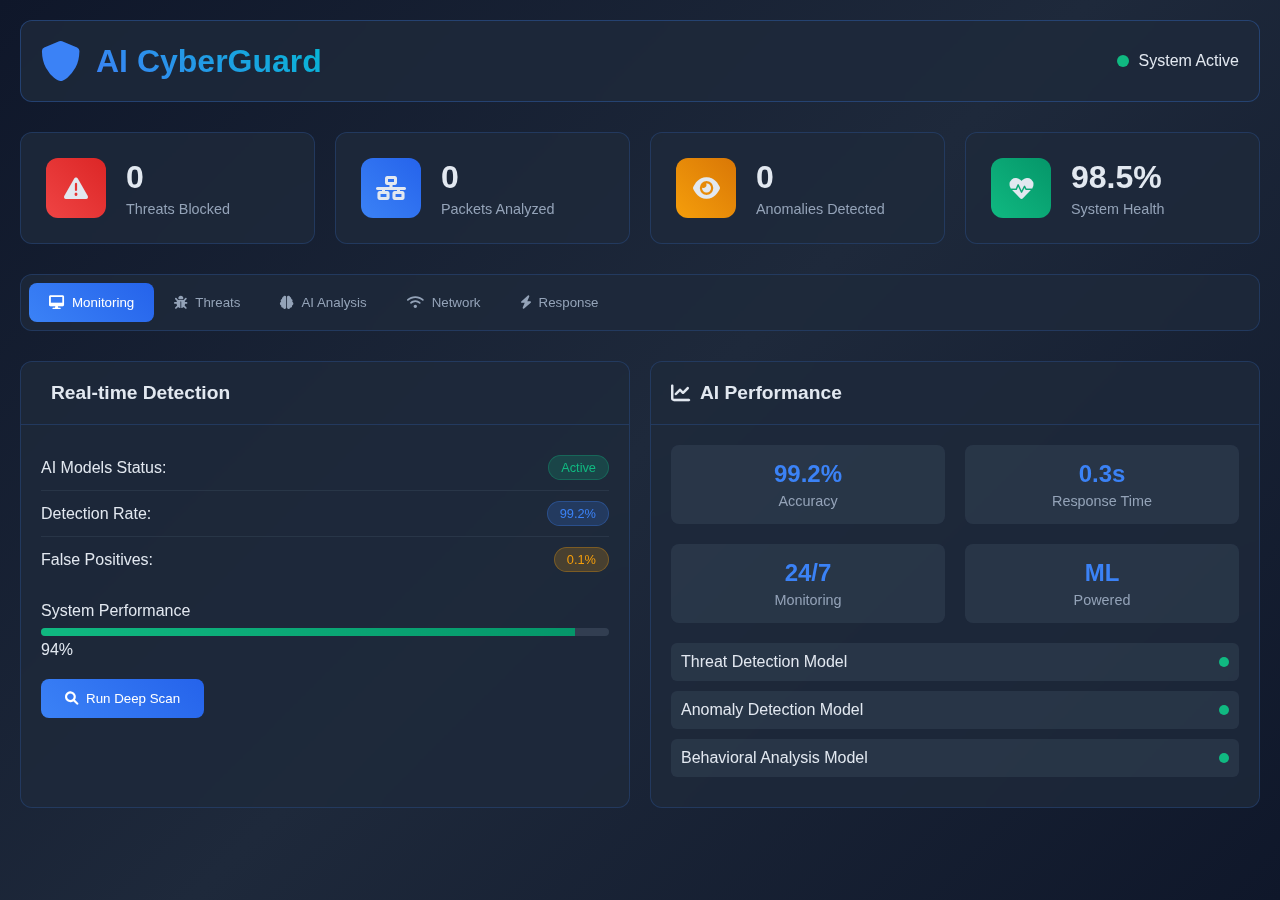
<file: main.html>
<!DOCTYPE html>
<html lang="en">
<head>
    <meta charset="UTF-8">
    <meta name="viewport" content="width=device-width, initial-scale=1.0">
    <title>AI-Driven Cybersecurity Solutions</title>
    <link href="https://cdnjs.cloudflare.com/ajax/libs/font-awesome/6.0.0/css/all.min.css" rel="stylesheet">
    <link href="styles.css" rel="stylesheet">
</head>
<body>
    <div class="container">
        <!-- Header -->
        <header class="header">
            <div class="header-content">
                <div class="logo">
                    <i class="fas fa-shield-alt"></i>
                    <h1>AI CyberGuard</h1>
                </div>
                <div class="status-indicator">
                    <span class="status-dot active"></span>
                    <span>System Active</span>
                </div>
            </div>
        </header>

        <!-- Real-time Stats Dashboard -->
        <section class="stats-dashboard">
            <div class="stat-card">
                <div class="stat-icon threats">
                    <i class="fas fa-exclamation-triangle"></i>
                </div>
                <div class="stat-info">
                    <h3 id="threats-blocked">0</h3>
                    <p>Threats Blocked</p>
                </div>
            </div>
            <div class="stat-card">
                <div class="stat-icon packets">
                    <i class="fas fa-network-wired"></i>
                </div>
                <div class="stat-info">
                    <h3 id="packets-analyzed">0</h3>
                    <p>Packets Analyzed</p>
                </div>
            </div>
            <div class="stat-card">
                <div class="stat-icon anomalies">
                    <i class="fas fa-eye"></i>
                </div>
                <div class="stat-info">
                    <h3 id="anomalies-detected">0</h3>
                    <p>Anomalies Detected</p>
                </div>
            </div>
            <div class="stat-card">
                <div class="stat-icon health">
                    <i class="fas fa-heartbeat"></i>
                </div>
                <div class="stat-info">
                    <h3 id="system-health">98.5%</h3>
                    <p>System Health</p>
                </div>
            </div>
        </section>

        <!-- Navigation Tabs -->
        <nav class="nav-tabs">
            <button class="tab-btn active" data-tab="monitoring">
                <i class="fas fa-desktop"></i> Monitoring
            </button>
            <button class="tab-btn" data-tab="threats">
                <i class="fas fa-bug"></i> Threats
            </button>
            <button class="tab-btn" data-tab="analysis">
                <i class="fas fa-brain"></i> AI Analysis
            </button>
            <button class="tab-btn" data-tab="network">
                <i class="fas fa-wifi"></i> Network
            </button>
            <button class="tab-btn" data-tab="response">
                <i class="fas fa-bolt"></i> Response
            </button>
        </nav>

        <!-- Tab Content -->
        <main class="tab-content">
            <!-- Monitoring Tab -->
            <div id="monitoring" class="tab-pane active">
                <div class="grid-2">
                    <div class="card">
                        <div class="card-header">
                            <h3><i class="fas fa-radar"></i> Real-time Detection</h3>
                        </div>
                        <div class="card-body">
                            <div class="detection-status">
                                <div class="status-item">
                                    <span>AI Models Status:</span>
                                    <span class="badge success">Active</span>
                                </div>
                                <div class="status-item">
                                    <span>Detection Rate:</span>
                                    <span class="badge info">99.2%</span>
                                </div>
                                <div class="status-item">
                                    <span>False Positives:</span>
                                    <span class="badge warning">0.1%</span>
                                </div>
                            </div>
                            <div class="progress-container">
                                <label>System Performance</label>
                                <div class="progress-bar">
                                    <div class="progress-fill" style="width: 94%"></div>
                                </div>
                                <span>94%</span>
                            </div>
                            <button class="btn primary" onclick="runDeepScan()">
                                <i class="fas fa-search"></i> Run Deep Scan
                            </button>
                        </div>
                    </div>

                    <div class="card">
                        <div class="card-header">
                            <h3><i class="fas fa-chart-line"></i> AI Performance</h3>
                        </div>
                        <div class="card-body">
                            <div class="metric-grid">
                                <div class="metric">
                                    <h4>99.2%</h4>
                                    <p>Accuracy</p>
                                </div>
                                <div class="metric">
                                    <h4>0.3s</h4>
                                    <p>Response Time</p>
                                </div>
                                <div class="metric">
                                    <h4>24/7</h4>
                                    <p>Monitoring</p>
                                </div>
                                <div class="metric">
                                    <h4>ML</h4>
                                    <p>Powered</p>
                                </div>
                            </div>
                            <div class="ai-status">
                                <div class="ai-model">
                                    <span>Threat Detection Model</span>
                                    <div class="model-status active"></div>
                                </div>
                                <div class="ai-model">
                                    <span>Anomaly Detection Model</span>
                                    <div class="model-status active"></div>
                                </div>
                                <div class="ai-model">
                                    <span>Behavioral Analysis Model</span>
                                    <div class="model-status active"></div>
                                </div>
                            </div>
                        </div>
                    </div>
                </div>

                <div class="card" id="scan-results" style="display: none;">
                    <div class="card-header">
                        <h3><i class="fas fa-clipboard-list"></i> Latest Scan Results</h3>
                    </div>
                    <div class="card-body">
                        <div class="scan-grid">
                            <div class="scan-metric">
                                <h4 id="scan-packets">0</h4>
                                <p>Packets Scanned</p>
                            </div>
                            <div class="scan-metric">
                                <h4 id="scan-threats">0</h4>
                                <p>Threats Found</p>
                            </div>
                            <div class="scan-metric">
                                <h4 id="scan-anomalies">0</h4>
                                <p>Anomalies</p>
                            </div>
                            <div class="scan-metric">
                                <h4 id="scan-clean">0%</h4>
                                <p>Clean Traffic</p>
                            </div>
                        </div>
                    </div>
                </div>
            </div>

            <!-- Threats Tab -->
            <div id="threats" class="tab-pane">
                <div class="card">
                    <div class="card-header">
                        <h3><i class="fas fa-shield-virus"></i> Threat Detection Log</h3>
                        <button class="btn secondary" onclick="clearThreats()">Clear Log</button>
                    </div>
                    <div class="card-body">
                        <div id="threat-list" class="threat-list">
                            <div class="no-threats">
                                <i class="fas fa-shield-check"></i>
                                <p>No threats detected. System monitoring...</p>
                            </div>
                        </div>
                    </div>
                </div>
            </div>

            <!-- AI Analysis Tab -->
            <div id="analysis" class="tab-pane">
                <div class="grid-2">
                    <div class="card">
                        <div class="card-header">
                            <h3><i class="fas fa-user-check"></i> Behavioral Analysis</h3>
                        </div>
                        <div class="card-body">
                            <div class="behavior-analysis">
                                <div class="behavior-item">
                                    <span>Login Patterns</span>
                                    <span class="badge success">Normal</span>
                                </div>
                                <div class="behavior-item">
                                    <span>Access Frequency</span>
                                    <span class="badge warning">Monitoring</span>
                                </div>
                                <div class="behavior-item">
                                    <span>Geographic Location</span>
                                    <span class="badge success">Expected</span>
                                </div>
                                <div class="behavior-item">
                                    <span>Device Fingerprint</span>
                                    <span class="badge info">Verified</span>
                                </div>
                            </div>
                            <button class="btn primary" onclick="runBehaviorAnalysis()">
                                <i class="fas fa-analytics"></i> Run Analysis
                            </button>
                        </div>
                    </div>

                    <div class="card">
                        <div class="card-header">
                            <h3><i class="fas fa-virus"></i> Malware Detection</h3>
                        </div>
                        <div class="card-body">
                            <div class="upload-area" onclick="document.getElementById('file-input').click()">
                                <i class="fas fa-cloud-upload-alt"></i>
                                <p>Click to upload file for analysis</p>
                                <small>Supports .exe, .pdf, .doc, .zip files</small>
                                <input type="file" id="file-input" style="display: none;" onchange="analyzeFile(this)">
                            </div>
                            <div id="file-analysis-result" class="analysis-result" style="display: none;">
                                <div class="result-header">
                                    <i class="fas fa-file-alt"></i>
                                    <span id="analyzed-filename"></span>
                                </div>
                                <div class="result-details">
                                    <div class="result-item">
                                        <span>Classification:</span>
                                        <span id="file-classification" class="badge"></span>
                                    </div>
                                    <div class="result-item">
                                        <span>Confidence:</span>
                                        <span id="file-confidence"></span>
                                    </div>
                                    <div class="result-item">
                                        <span>Status:</span>
                                        <span id="file-status" class="badge"></span>
                                    </div>
                                </div>
                            </div>
                        </div>
                    </div>
                </div>
            </div>

            <!-- Network Tab -->
            <div id="network" class="tab-pane">
                <div class="card">
                    <div class="card-header">
                        <h3><i class="fas fa-network-wired"></i> Network Traffic Analysis</h3>
                    </div>
                    <div class="card-body">
                        <div class="network-stats">
                            <div class="network-metric">
                                <i class="fas fa-tachometer-alt"></i>
                                <div>
                                    <h4 id="network-throughput">2.4 GB/s</h4>
                                    <p>Current Throughput</p>
                                </div>
                            </div>
                            <div class="network-metric">
                                <i class="fas fa-users"></i>
                                <div>
                                    <h4 id="active-connections">1,247</h4>
                                    <p>Active Connections</p>
                                </div>
                            </div>
                            <div class="network-metric">
                                <i class="fas fa-exclamation-triangle"></i>
                                <div>
                                    <h4 id="suspicious-ips">3</h4>
                                    <p>Suspicious IPs</p>
                                </div>
                            </div>
                        </div>
                        
                        <div class="network-analysis">
                            <label for="network-input">Analyze Network Segment:</label>
                            <div class="input-group">
                                <input type="text" id="network-input" placeholder="Enter IP address or range (e.g., 192.168.1.0/24)">
                                <button class="btn primary" onclick="analyzeNetwork()">
                                    <i class="fas fa-search"></i> Analyze
                                </button>
                            </div>
                        </div>

                        <div id="network-analysis-result" class="analysis-result" style="display: none;">
                            <h4>Network Analysis Results</h4>
                            <div class="network-results">
                                <div class="result-item">
                                    <span>Hosts Discovered:</span>
                                    <span id="hosts-found">0</span>
                                </div>
                                <div class="result-item">
                                    <span>Open Ports:</span>
                                    <span id="open-ports">0</span>
                                </div>
                                <div class="result-item">
                                    <span>Vulnerabilities:</span>
                                    <span id="vulnerabilities" class="badge warning">0</span>
                                </div>
                                <div class="result-item">
                                    <span>Risk Level:</span>
                                    <span id="risk-level" class="badge success">Low</span>
                                </div>
                            </div>
                        </div>
                    </div>
                </div>
            </div>

            <!-- Response Tab -->
            <div id="response" class="tab-pane">
                <div class="card">
                    <div class="card-header">
                        <h3><i class="fas fa-bolt"></i> Automated Response System</h3>
                    </div>
                    <div class="card-body">
                        <div class="alert info">
                            <i class="fas fa-info-circle"></i>
                            <span>Automated response system is active. AI will automatically respond to high-severity threats.</span>
                        </div>

                        <div class="grid-2">
                            <div class="response-actions">
                                <h4>Response Actions</h4>
                                <div class="action-list">
                                    <div class="action-item">
                                        <span>Block Malicious IPs</span>
                                        <span class="badge success">Enabled</span>
                                    </div>
                                    <div class="action-item">
                                        <span>Quarantine Files</span>
                                        <span class="badge success">Enabled</span>
                                    </div>
                                    <div class="action-item">
                                        <span>Alert Security Team</span>
                                        <span class="badge success">Enabled</span>
                                    </div>
                                    <div class="action-item">
                                        <span>Auto-Update Rules</span>
                                        <span class="badge success">Enabled</span>
                                    </div>
                                </div>
                            </div>

                            <div class="response-stats">
                                <h4>Response Statistics</h4>
                                <div class="stat-list">
                                    <div class="stat-item">
                                        <span>Average Response Time</span>
                                        <span class="value">0.3s</span>
                                    </div>
                                    <div class="stat-item">
                                        <span>Successful Mitigations</span>
                                        <span class="value">99.8%</span>
                                    </div>
                                    <div class="stat-item">
                                        <span>False Positives</span>
                                        <span class="value">0.1%</span>
                                    </div>
                                    <div class="stat-item">
                                        <span>Actions Taken Today</span>
                                        <span class="value" id="actions-today">0</span>
                                    </div>
                                </div>
                            </div>
                        </div>

                        <div class="recent-actions">
                            <h4>Recent Automated Actions</h4>
                            <div id="action-log" class="action-log">
                                <div class="no-actions">
                                    <i class="fas fa-clock"></i>
                                    <p>No recent actions. System monitoring...</p>
                                </div>
                            </div>
                        </div>
                    </div>
                </div>
            </div>
        </main>
    </div>

    <script src="script.js"></script>
</body>
</html>
</file>
<file: styles.css>
* {
  margin: 0;
  padding: 0;
  box-sizing: border-box;
}

body {
  font-family: "Segoe UI", Tahoma, Geneva, Verdana, sans-serif;
  background: linear-gradient(135deg, #0f172a 0%, #1e293b 50%, #0f172a 100%);
  color: #e2e8f0;
  min-height: 100vh;
}

.container {
  max-width: 1400px;
  margin: 0 auto;
  padding: 20px;
}

/* Header */
.header {
  background: rgba(30, 41, 59, 0.8);
  border-radius: 12px;
  padding: 20px;
  margin-bottom: 30px;
  backdrop-filter: blur(10px);
  border: 1px solid rgba(59, 130, 246, 0.3);
}

.header-content {
  display: flex;
  justify-content: space-between;
  align-items: center;
}

.logo {
  display: flex;
  align-items: center;
  gap: 15px;
}

.logo i {
  font-size: 2.5rem;
  color: #3b82f6;
}

.logo h1 {
  font-size: 2rem;
  font-weight: 700;
  background: linear-gradient(45deg, #3b82f6, #06b6d4);
  -webkit-background-clip: text;
  -webkit-text-fill-color: transparent;
}

.status-indicator {
  display: flex;
  align-items: center;
  gap: 10px;
  font-weight: 500;
}

.status-dot {
  width: 12px;
  height: 12px;
  border-radius: 50%;
  background: #10b981;
  animation: pulse 2s infinite;
}

@keyframes pulse {
  0%,
  100% {
    opacity: 1;
  }
  50% {
    opacity: 0.5;
  }
}

/* Stats Dashboard */
.stats-dashboard {
  display: grid;
  grid-template-columns: repeat(auto-fit, minmax(250px, 1fr));
  gap: 20px;
  margin-bottom: 30px;
}

.stat-card {
  background: rgba(30, 41, 59, 0.8);
  border-radius: 12px;
  padding: 25px;
  display: flex;
  align-items: center;
  gap: 20px;
  backdrop-filter: blur(10px);
  border: 1px solid rgba(59, 130, 246, 0.2);
  transition: transform 0.3s ease, border-color 0.3s ease;
}

.stat-card:hover {
  transform: translateY(-5px);
  border-color: rgba(59, 130, 246, 0.5);
}

.stat-icon {
  width: 60px;
  height: 60px;
  border-radius: 12px;
  display: flex;
  align-items: center;
  justify-content: center;
  font-size: 1.5rem;
}

.stat-icon.threats {
  background: linear-gradient(45deg, #ef4444, #dc2626);
}

.stat-icon.packets {
  background: linear-gradient(45deg, #3b82f6, #2563eb);
}

.stat-icon.anomalies {
  background: linear-gradient(45deg, #f59e0b, #d97706);
}

.stat-icon.health {
  background: linear-gradient(45deg, #10b981, #059669);
}

.stat-info h3 {
  font-size: 2rem;
  font-weight: 700;
  margin-bottom: 5px;
}

.stat-info p {
  color: #94a3b8;
  font-size: 0.9rem;
}

/* Navigation */
.nav-tabs {
  display: flex;
  background: rgba(30, 41, 59, 0.8);
  border-radius: 12px;
  padding: 8px;
  margin-bottom: 30px;
  backdrop-filter: blur(10px);
  border: 1px solid rgba(59, 130, 246, 0.2);
  overflow-x: auto;
}

.tab-btn {
  background: none;
  border: none;
  color: #94a3b8;
  padding: 12px 20px;
  border-radius: 8px;
  cursor: pointer;
  transition: all 0.3s ease;
  display: flex;
  align-items: center;
  gap: 8px;
  white-space: nowrap;
  font-weight: 500;
}

.tab-btn:hover {
  color: #e2e8f0;
  background: rgba(59, 130, 246, 0.1);
}

.tab-btn.active {
  background: linear-gradient(45deg, #3b82f6, #2563eb);
  color: white;
}

/* Tab Content */
.tab-content {
  min-height: 500px;
}

.tab-pane {
  display: none;
}

.tab-pane.active {
  display: block;
}

/* Cards */
.card {
  background: rgba(30, 41, 59, 0.8);
  border-radius: 12px;
  margin-bottom: 20px;
  backdrop-filter: blur(10px);
  border: 1px solid rgba(59, 130, 246, 0.2);
  overflow: hidden;
}

.card-header {
  padding: 20px;
  border-bottom: 1px solid rgba(59, 130, 246, 0.2);
  display: flex;
  justify-content: space-between;
  align-items: center;
}

.card-header h3 {
  display: flex;
  align-items: center;
  gap: 10px;
  font-size: 1.2rem;
  font-weight: 600;
}

.card-body {
  padding: 20px;
}

/* Grid Layouts */
.grid-2 {
  display: grid;
  grid-template-columns: repeat(auto-fit, minmax(400px, 1fr));
  gap: 20px;
}

/* Buttons */
.btn {
  padding: 12px 24px;
  border: none;
  border-radius: 8px;
  cursor: pointer;
  font-weight: 500;
  transition: all 0.3s ease;
  display: inline-flex;
  align-items: center;
  gap: 8px;
  text-decoration: none;
}

.btn.primary {
  background: linear-gradient(45deg, #3b82f6, #2563eb);
  color: white;
}

.btn.primary:hover {
  transform: translateY(-2px);
  box-shadow: 0 10px 25px rgba(59, 130, 246, 0.3);
}

.btn.secondary {
  background: rgba(71, 85, 105, 0.8);
  color: #e2e8f0;
  border: 1px solid rgba(59, 130, 246, 0.3);
}

.btn.secondary:hover {
  background: rgba(59, 130, 246, 0.2);
}

/* Badges */
.badge {
  padding: 4px 12px;
  border-radius: 20px;
  font-size: 0.8rem;
  font-weight: 500;
}

.badge.success {
  background: rgba(16, 185, 129, 0.2);
  color: #10b981;
  border: 1px solid rgba(16, 185, 129, 0.3);
}

.badge.warning {
  background: rgba(245, 158, 11, 0.2);
  color: #f59e0b;
  border: 1px solid rgba(245, 158, 11, 0.3);
}

.badge.danger {
  background: rgba(239, 68, 68, 0.2);
  color: #ef4444;
  border: 1px solid rgba(239, 68, 68, 0.3);
}

.badge.info {
  background: rgba(59, 130, 246, 0.2);
  color: #3b82f6;
  border: 1px solid rgba(59, 130, 246, 0.3);
}

/* Progress Bar */
.progress-container {
  margin: 20px 0;
}

.progress-container label {
  display: block;
  margin-bottom: 8px;
  font-weight: 500;
}

.progress-bar {
  background: rgba(71, 85, 105, 0.5);
  border-radius: 10px;
  height: 8px;
  overflow: hidden;
  margin-bottom: 5px;
}

.progress-fill {
  background: linear-gradient(45deg, #10b981, #059669);
  height: 100%;
  transition: width 0.3s ease;
}

/* Detection Status */
.detection-status {
  margin-bottom: 20px;
}

.status-item {
  display: flex;
  justify-content: space-between;
  align-items: center;
  padding: 10px 0;
  border-bottom: 1px solid rgba(71, 85, 105, 0.3);
}

.status-item:last-child {
  border-bottom: none;
}

/* Metrics */
.metric-grid {
  display: grid;
  grid-template-columns: repeat(2, 1fr);
  gap: 20px;
  margin-bottom: 20px;
}

.metric {
  text-align: center;
  padding: 15px;
  background: rgba(71, 85, 105, 0.3);
  border-radius: 8px;
}

.metric h4 {
  font-size: 1.5rem;
  color: #3b82f6;
  margin-bottom: 5px;
}

.metric p {
  color: #94a3b8;
  font-size: 0.9rem;
}

/* AI Status */
.ai-status {
  space-y: 10px;
}

.ai-model {
  display: flex;
  justify-content: space-between;
  align-items: center;
  padding: 10px;
  background: rgba(71, 85, 105, 0.3);
  border-radius: 6px;
  margin-bottom: 10px;
}

.model-status {
  width: 10px;
  height: 10px;
  border-radius: 50%;
  background: #10b981;
}

/* Scan Results */
.scan-grid {
  display: grid;
  grid-template-columns: repeat(auto-fit, minmax(150px, 1fr));
  gap: 20px;
}

.scan-metric {
  text-align: center;
  padding: 20px;
  background: rgba(71, 85, 105, 0.3);
  border-radius: 8px;
}

.scan-metric h4 {
  font-size: 1.8rem;
  color: #3b82f6;
  margin-bottom: 8px;
}

/* Threat List */
.threat-list {
  max-height: 500px;
  overflow-y: auto;
}

.threat-item {
  display: flex;
  justify-content: space-between;
  align-items: center;
  padding: 15px;
  background: rgba(71, 85, 105, 0.3);
  border-radius: 8px;
  margin-bottom: 10px;
  border-left: 4px solid;
}

.threat-item.high {
  border-left-color: #ef4444;
}

.threat-item.medium {
  border-left-color: #f59e0b;
}

.threat-item.low {
  border-left-color: #3b82f6;
}

.threat-info h4 {
  margin-bottom: 5px;
  text-transform: uppercase;
}

.threat-info p {
  color: #94a3b8;
  font-size: 0.9rem;
}

.threat-badges {
  display: flex;
  gap: 8px;
  align-items: center;
}

.no-threats {
  text-align: center;
  padding: 40px;
  color: #94a3b8;
}

.no-threats i {
  font-size: 3rem;
  color: #10b981;
  margin-bottom: 15px;
}

/* Behavior Analysis */
.behavior-analysis {
  margin-bottom: 20px;
}

.behavior-item {
  display: flex;
  justify-content: space-between;
  align-items: center;
  padding: 12px 0;
  border-bottom: 1px solid rgba(71, 85, 105, 0.3);
}

.behavior-item:last-child {
  border-bottom: none;
}

/* Upload Area */
.upload-area {
  border: 2px dashed rgba(59, 130, 246, 0.5);
  border-radius: 12px;
  padding: 40px;
  text-align: center;
  cursor: pointer;
  transition: all 0.3s ease;
  margin-bottom: 20px;
}

.upload-area:hover {
  border-color: #3b82f6;
  background: rgba(59, 130, 246, 0.05);
}

.upload-area i {
  font-size: 3rem;
  color: #3b82f6;
  margin-bottom: 15px;
}

.upload-area p {
  font-size: 1.1rem;
  margin-bottom: 5px;
}

.upload-area small {
  color: #94a3b8;
}

/* Analysis Results */
.analysis-result {
  background: rgba(71, 85, 105, 0.3);
  border-radius: 8px;
  padding: 20px;
  margin-top: 20px;
}

.result-header {
  display: flex;
  align-items: center;
  gap: 10px;
  margin-bottom: 15px;
  font-weight: 600;
}

.result-details {
  space-y: 10px;
}

.result-item {
  display: flex;
  justify-content: space-between;
  align-items: center;
  padding: 8px 0;
  border-bottom: 1px solid rgba(71, 85, 105, 0.3);
}

.result-item:last-child {
  border-bottom: none;
}

/* Network Stats */
.network-stats {
  display: grid;
  grid-template-columns: repeat(auto-fit, minmax(200px, 1fr));
  gap: 20px;
  margin-bottom: 30px;
}

.network-metric {
  display: flex;
  align-items: center;
  gap: 15px;
  padding: 20px;
  background: rgba(71, 85, 105, 0.3);
  border-radius: 8px;
}

.network-metric i {
  font-size: 2rem;
  color: #3b82f6;
}

.network-metric h4 {
  font-size: 1.5rem;
  margin-bottom: 5px;
}

.network-metric p {
  color: #94a3b8;
  font-size: 0.9rem;
}

/* Input Group */
.input-group {
  display: flex;
  gap: 10px;
  margin-top: 10px;
}

.input-group input {
  flex: 1;
  padding: 12px;
  background: rgba(71, 85, 105, 0.5);
  border: 1px solid rgba(59, 130, 246, 0.3);
  border-radius: 8px;
  color: #e2e8f0;
}

.input-group input::placeholder {
  color: #94a3b8;
}

.input-group input:focus {
  outline: none;
  border-color: #3b82f6;
}

/* Network Analysis */
.network-analysis {
  margin-bottom: 20px;
}

.network-analysis label {
  display: block;
  margin-bottom: 8px;
  font-weight: 500;
}

.network-results {
  display: grid;
  grid-template-columns: repeat(2, 1fr);
  gap: 15px;
}

/* Alerts */
.alert {
  padding: 15px;
  border-radius: 8px;
  margin-bottom: 20px;
  display: flex;
  align-items: center;
  gap: 10px;
}

.alert.info {
  background: rgba(59, 130, 246, 0.1);
  border: 1px solid rgba(59, 130, 246, 0.3);
  color: #3b82f6;
}

/* Response Actions */
.response-actions,
.response-stats {
  margin-bottom: 30px;
}

.response-actions h4,
.response-stats h4 {
  margin-bottom: 15px;
  color: #e2e8f0;
}

.action-list,
.stat-list {
  space-y: 10px;
}

.action-item,
.stat-item {
  display: flex;
  justify-content: space-between;
  align-items: center;
  padding: 12px;
  background: rgba(71, 85, 105, 0.3);
  border-radius: 6px;
  margin-bottom: 10px;
}

.stat-item .value {
  font-weight: 600;
  color: #10b981;
}

/* Action Log */
.recent-actions {
  margin-top: 30px;
}

.recent-actions h4 {
  margin-bottom: 15px;
  color: #e2e8f0;
}

.action-log {
  max-height: 300px;
  overflow-y: auto;
}

.action-log-item {
  display: flex;
  justify-content: space-between;
  align-items: center;
  padding: 12px;
  background: rgba(71, 85, 105, 0.3);
  border-radius: 6px;
  margin-bottom: 8px;
}

.action-log-item .action-type {
  font-weight: 500;
}

.action-log-item .action-time {
  color: #94a3b8;
  font-size: 0.9rem;
}

.no-actions {
  text-align: center;
  padding: 40px;
  color: #94a3b8;
}

.no-actions i {
  font-size: 2rem;
  margin-bottom: 10px;
}

/* Responsive Design */
@media (max-width: 768px) {
  .container {
    padding: 10px;
  }

  .header-content {
    flex-direction: column;
    gap: 15px;
    text-align: center;
  }

  .stats-dashboard {
    grid-template-columns: 1fr;
  }

  .grid-2 {
    grid-template-columns: 1fr;
  }

  .nav-tabs {
    flex-wrap: wrap;
  }

  .metric-grid {
    grid-template-columns: 1fr;
  }

  .network-stats {
    grid-template-columns: 1fr;
  }

  .network-results {
    grid-template-columns: 1fr;
  }

  .input-group {
    flex-direction: column;
  }
}

/* Animations */
@keyframes slideIn {
  from {
    opacity: 0;
    transform: translateY(20px);
  }
  to {
    opacity: 1;
    transform: translateY(0);
  }
}

.threat-item {
  animation: slideIn 0.3s ease;
}

.action-log-item {
  animation: slideIn 0.3s ease;
}

/* Scrollbar Styling */
::-webkit-scrollbar {
  width: 8px;
}

::-webkit-scrollbar-track {
  background: rgba(71, 85, 105, 0.3);
  border-radius: 4px;
}

::-webkit-scrollbar-thumb {
  background: rgba(59, 130, 246, 0.5);
  border-radius: 4px;
}

::-webkit-scrollbar-thumb:hover {
  background: rgba(59, 130, 246, 0.7);
}
</file>
